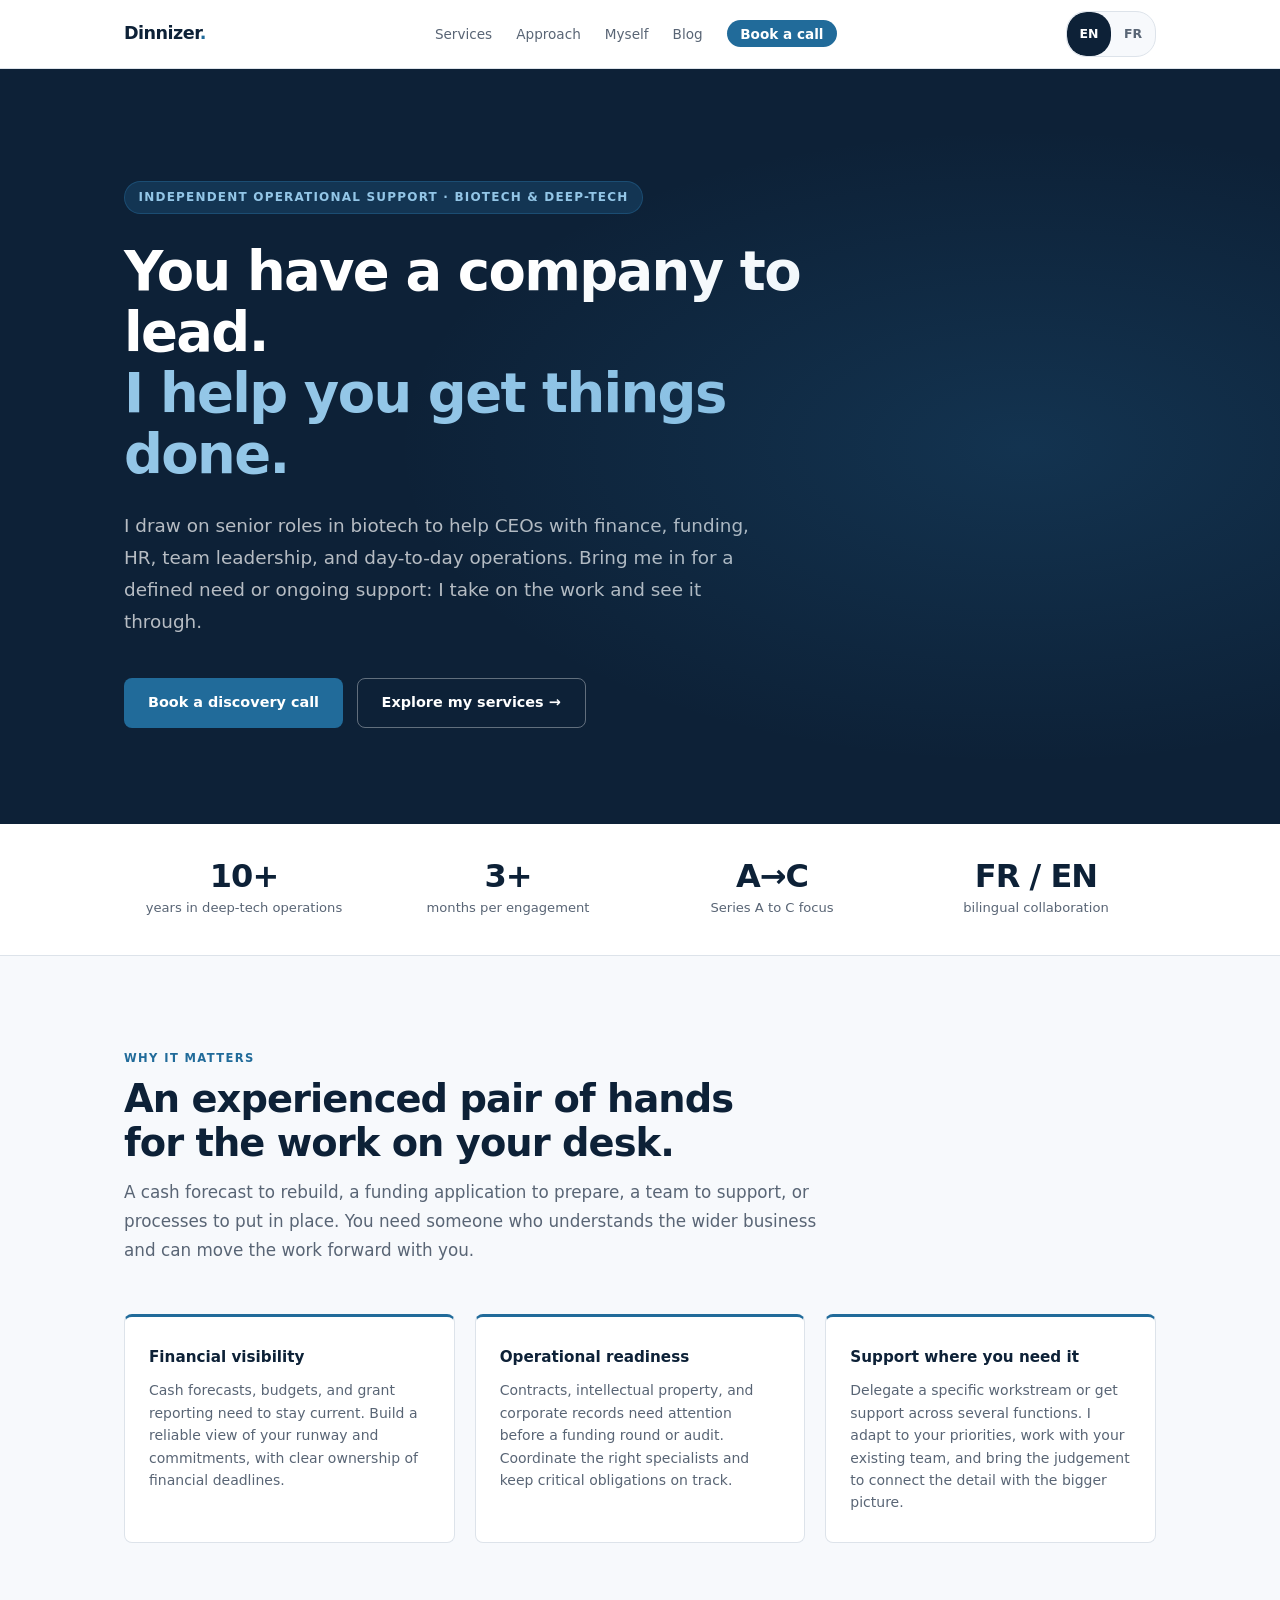
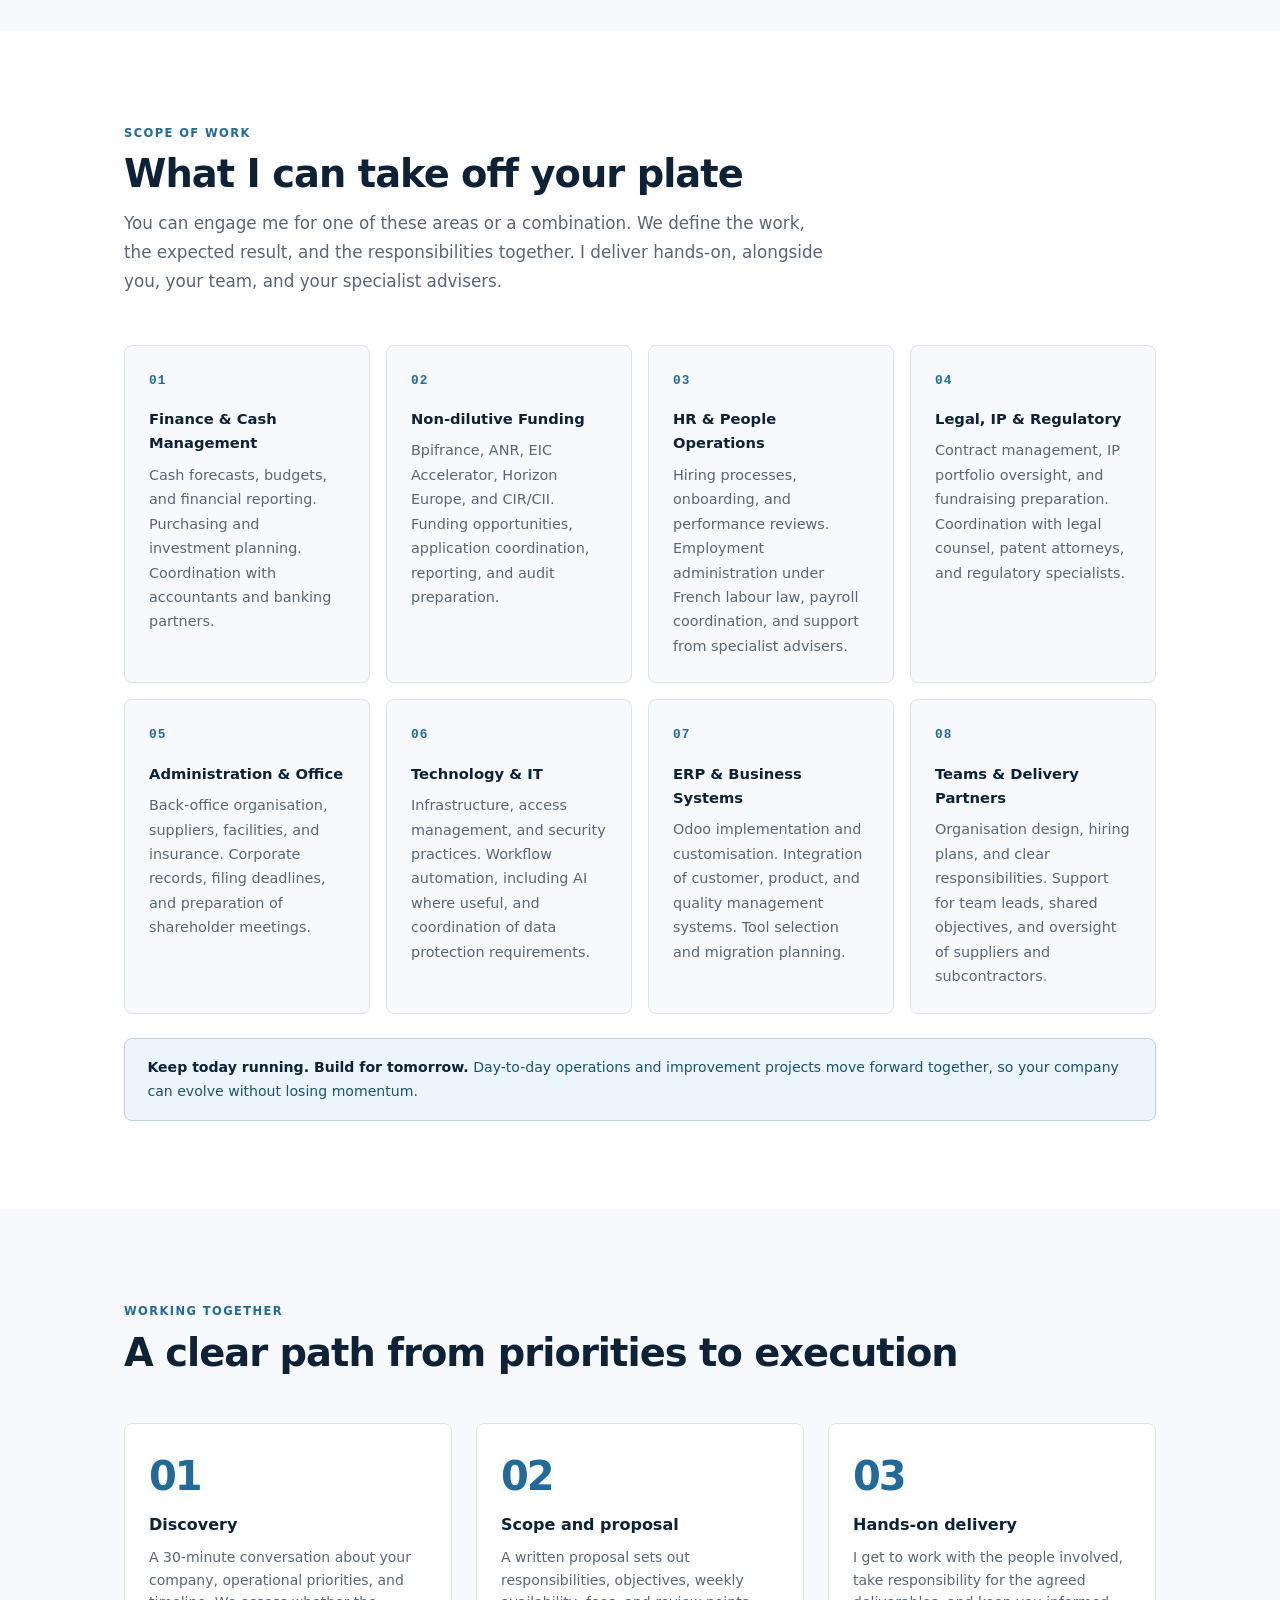
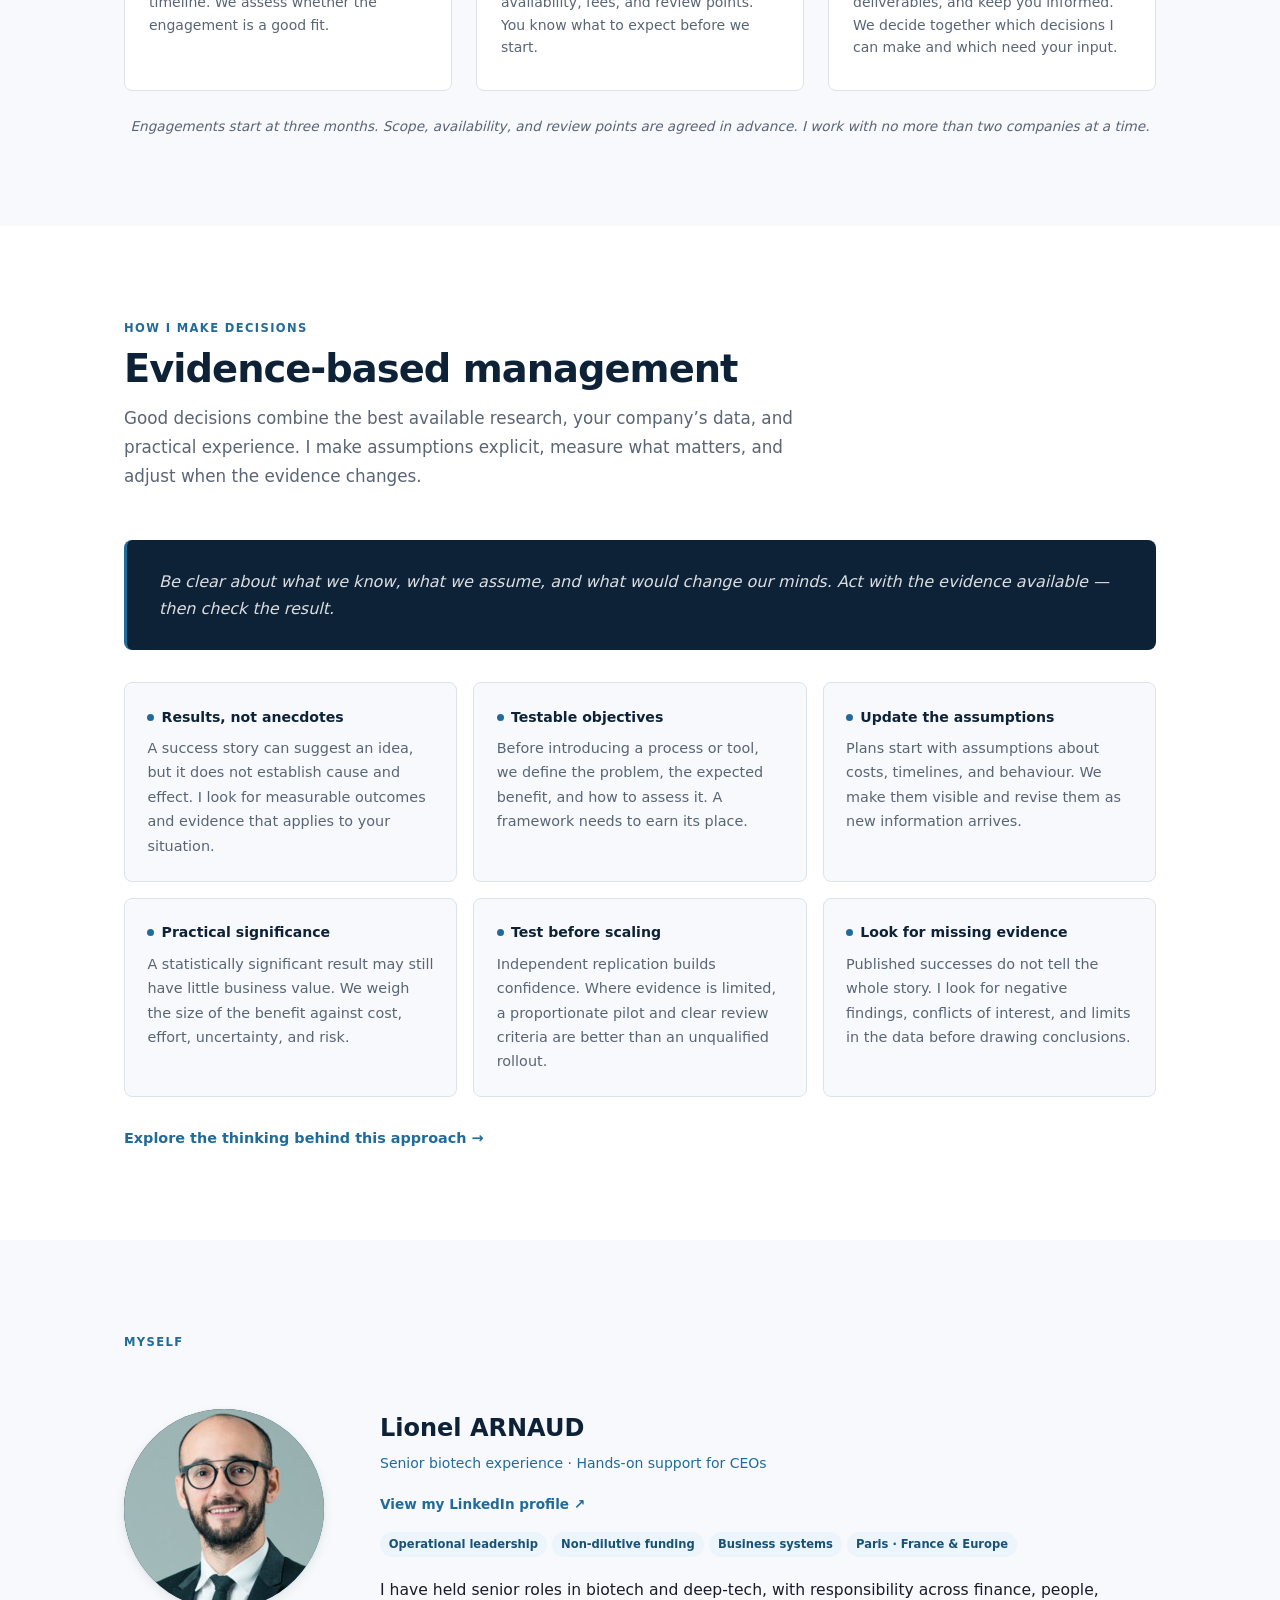
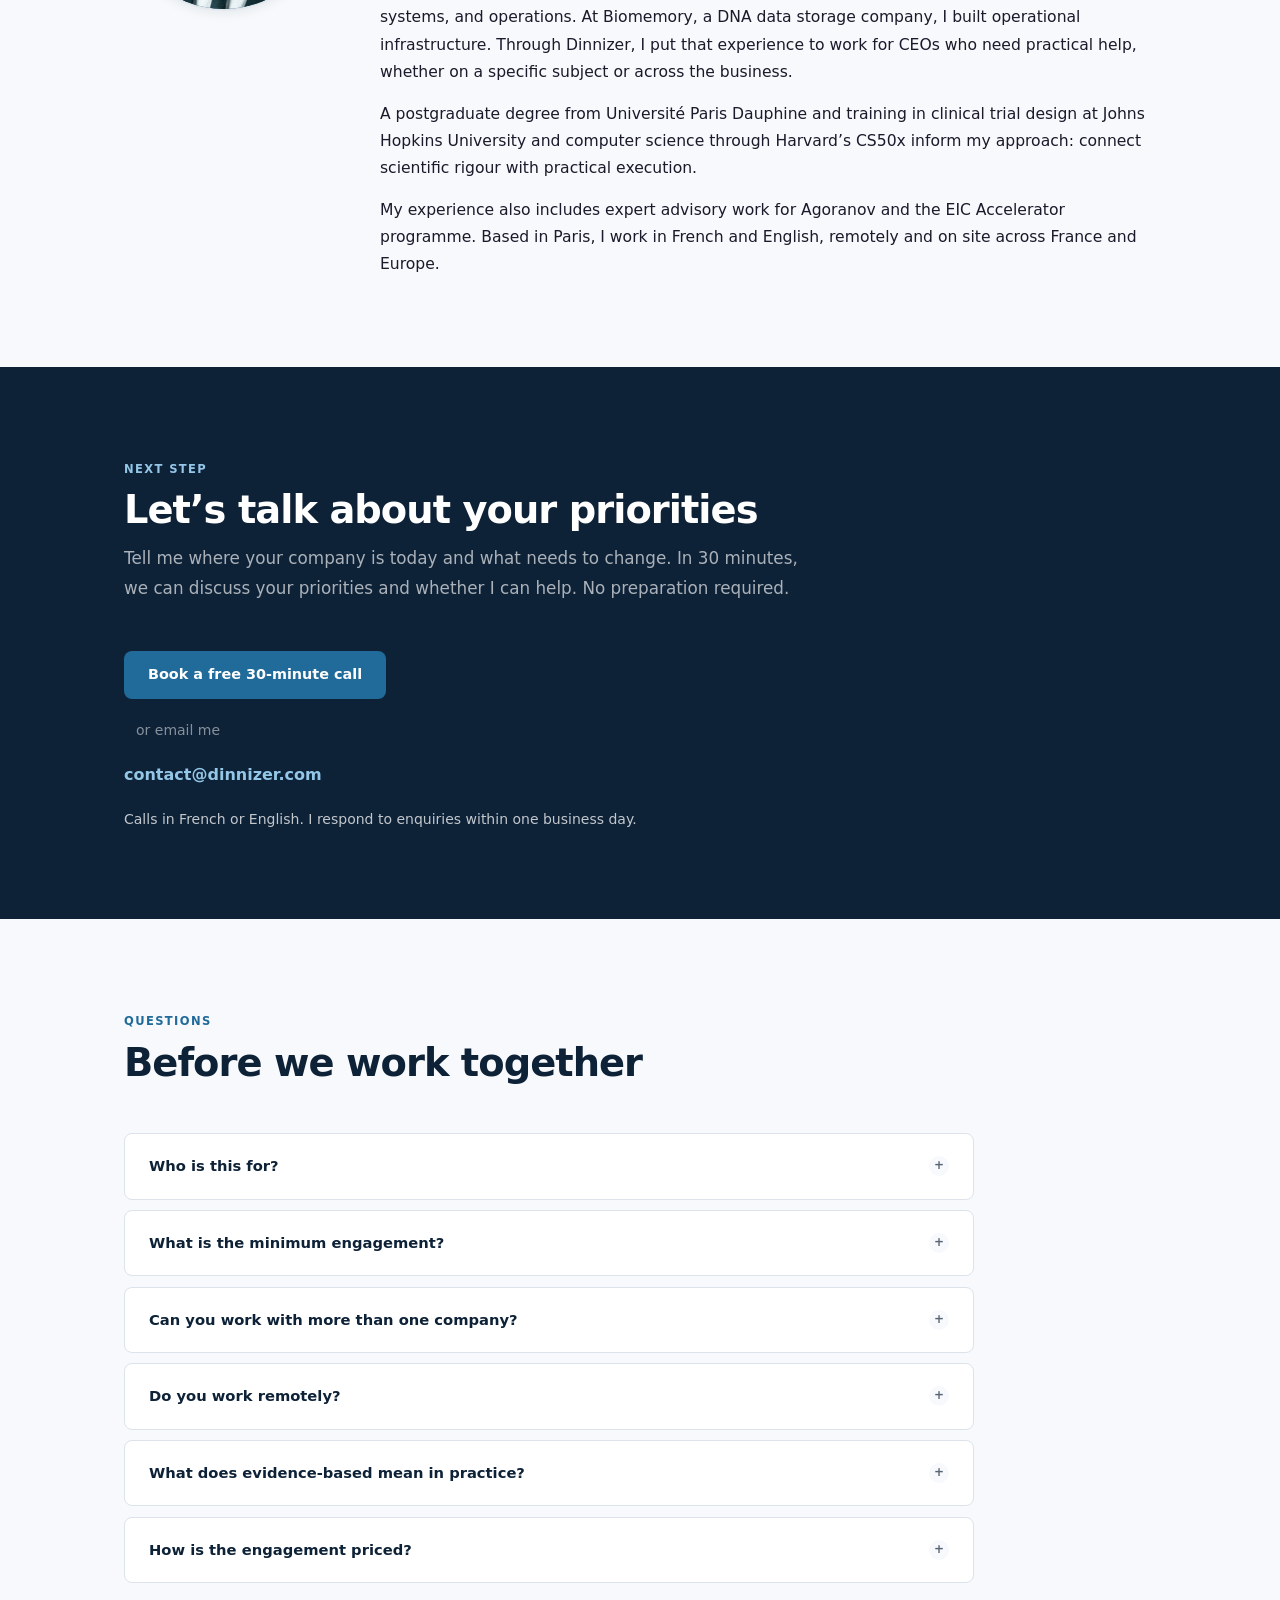
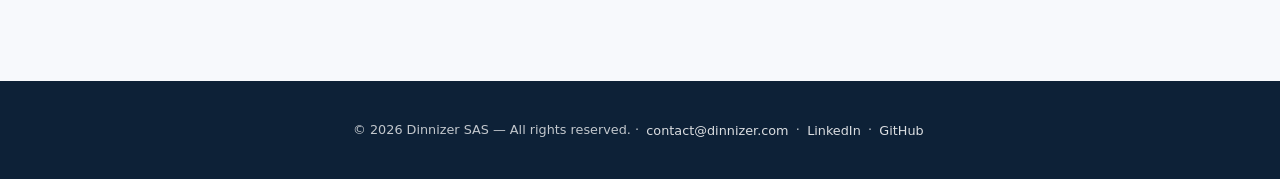
<file: site/index.html>
<!DOCTYPE html>
<html lang="en">
<head>
  <meta charset="UTF-8">
  <meta name="viewport" content="width=device-width, initial-scale=1.0">
  <meta name="description" content="Experienced, hands-on support for biotech and deep-tech CEOs. Lionel ARNAUD helps with finance, funding, HR, team leadership, and operations. Based in Paris.">
  <title data-i18n-title="page.home">Dinnizer — Hands-on support for biotech &amp; deep-tech CEOs</title>
  <link rel="canonical" href="https://www.dinnizer.com/">
  <link rel="stylesheet" href="css/style.css?v=20260927">
  <link rel="icon" href="data:image/svg+xml,<svg xmlns='http://www.w3.org/2000/svg' viewBox='0 0 100 100'><rect width='100' height='100' rx='18' fill='%230D2137'/><text y='.88em' x='.1em' font-size='68' font-family='system-ui' font-weight='800' fill='%232E86C1'>D</text></svg>">
  <meta property="og:title" content="Dinnizer — Hands-on support for biotech &amp; deep-tech CEOs">
  <meta property="og:description" content="Senior biotech experience, put to work on your priorities. Finance, funding, HR, team leadership, and operational support with Lionel ARNAUD.">
  <meta property="og:type" content="website">
  <meta property="og:url" content="https://www.dinnizer.com/">
</head>
<body>
<a class="skip-link" href="#main-content" data-i18n="nav.skip">Skip to content</a>
<nav aria-label="Main navigation">
  <div class="nav-inner">
    <a class="nav-logo" href="/">Dinnizer<span>.</span></a>
    <ul class="nav-links" id="nav-links">
      <li><a href="#services" data-i18n="nav.services">Services</a></li>
      <li><a href="#vision" data-i18n="nav.vision">Approach</a></li>
      <li><a href="#about" data-i18n="nav.about">Myself</a></li>
      <li><a href="blog/" data-i18n="nav.blog">Blog</a></li>
      <li><a href="#book" class="nav-book" data-i18n="nav.book">Book a call</a></li>
    </ul>
    <div class="nav-actions">
      <div class="lang-toggle" role="group" aria-label="Language / Langue">
        <button data-lang="en" lang="en" aria-label="English" class="active" aria-pressed="true">EN</button>
        <button data-lang="fr" lang="fr" aria-label="Français" aria-pressed="false">FR</button>
      </div>
      <button class="nav-hamburger" aria-label="Menu" aria-expanded="false" aria-controls="nav-links"><span></span><span></span><span></span></button>
    </div>
  </div>
</nav>
<main id="main-content" tabindex="-1">
<section id="hero">
  <div class="container">
    <span class="hero-label" data-i18n="hero.label">Independent operational support · Biotech &amp; Deep-tech</span>
    <h1><span data-i18n="hero.h1a">You have a company to lead.</span><br><span class="accent" data-i18n="hero.h1b">I help you get things done.</span></h1>
    <p class="hero-sub" data-i18n="hero.sub">I draw on senior roles in biotech to help CEOs with finance, funding, HR, team leadership, and day-to-day operations. Bring me in for a defined need or ongoing support: I take on the work and see it through.</p>
    <div class="hero-ctas">
      <a href="#book" class="btn btn-primary" data-i18n="hero.cta1">Book a discovery call</a>
      <a href="#services" class="btn btn-outline" data-i18n="hero.cta2">Explore my services →</a>
    </div>
  </div>
</section>
<div id="metrics">
  <div class="container metrics-grid">
    <div><div class="metric-n" data-i18n="metrics.m1.n">10+</div><div class="metric-l" data-i18n="metrics.m1.l">years in deep-tech operations</div></div>
    <div><div class="metric-n" data-i18n="metrics.m2.n">3+</div><div class="metric-l" data-i18n="metrics.m2.l">months per engagement</div></div>
    <div><div class="metric-n" data-i18n="metrics.m3.n">A→C</div><div class="metric-l" data-i18n="metrics.m3.l">Series A to C focus</div></div>
    <div><div class="metric-n" data-i18n="metrics.m4.n">FR / EN</div><div class="metric-l" data-i18n="metrics.m4.l">bilingual collaboration</div></div>
  </div>
</div>
<section id="problem">
  <div class="container">
    <div class="section-header">
      <span class="section-label" data-i18n="problem.label">Why it matters</span>
      <h2 data-i18n="problem.h2">An experienced pair of hands for the work on your desk.</h2>
      <p data-i18n="problem.intro">A cash forecast to rebuild, a funding application to prepare, a team to support, or processes to put in place. You need someone who understands the wider business and can move the work forward with you.</p>
    </div>
    <div class="problem-grid">
      <div class="problem-card"><h3 data-i18n="problem.p1.title">Financial visibility</h3><p data-i18n="problem.p1.desc">Cash forecasts, budgets, and grant reporting need to stay current. Build a reliable view of your runway and commitments, with clear ownership of financial deadlines.</p></div>
      <div class="problem-card"><h3 data-i18n="problem.p2.title">Operational readiness</h3><p data-i18n="problem.p2.desc">Contracts, intellectual property, and corporate records need attention before a funding round or audit. Coordinate the right specialists and keep critical obligations on track.</p></div>
      <div class="problem-card"><h3 data-i18n="problem.p3.title">Support where you need it</h3><p data-i18n="problem.p3.desc">Delegate a specific workstream or get support across several functions. I adapt to your priorities, work with your existing team, and bring the judgement to connect the detail with the bigger picture.</p></div>
    </div>
  </div>
</section>
<section id="services">
  <div class="container">
    <div class="section-header">
      <span class="section-label" data-i18n="services.label">Scope of work</span>
      <h2 data-i18n="services.h2">What I can take off your plate</h2>
      <p data-i18n="services.intro">You can engage me for one of these areas or a combination. We define the work, the expected result, and the responsibilities together. I deliver hands-on, alongside you, your team, and your specialist advisers.</p>
    </div>
    <div class="services-grid">
      <div class="service-card"><span class="service-icon" aria-hidden="true">01</span><h3 data-i18n="services.s1.title">Finance &amp; Cash Management</h3><p data-i18n="services.s1.desc">Cash forecasts, budgets, and financial reporting. Purchasing and investment planning. Coordination with accountants and banking partners.</p></div>
      <div class="service-card"><span class="service-icon" aria-hidden="true">02</span><h3 data-i18n="services.s2.title">Non-dilutive Funding</h3><p data-i18n="services.s2.desc">Bpifrance, ANR, EIC Accelerator, Horizon Europe, and CIR/CII. Funding opportunities, application coordination, reporting, and audit preparation.</p></div>
      <div class="service-card"><span class="service-icon" aria-hidden="true">03</span><h3 data-i18n="services.s3.title">HR &amp; People Operations</h3><p data-i18n="services.s3.desc">Hiring processes, onboarding, and performance reviews. Employment administration under French labour law, payroll coordination, and support from specialist advisers.</p></div>
      <div class="service-card"><span class="service-icon" aria-hidden="true">04</span><h3 data-i18n="services.s4.title">Legal, IP &amp; Regulatory</h3><p data-i18n="services.s4.desc">Contract management, IP portfolio oversight, and fundraising preparation. Coordination with legal counsel, patent attorneys, and regulatory specialists.</p></div>
      <div class="service-card"><span class="service-icon" aria-hidden="true">05</span><h3 data-i18n="services.s5.title">Administration &amp; Office</h3><p data-i18n="services.s5.desc">Back-office organisation, suppliers, facilities, and insurance. Corporate records, filing deadlines, and preparation of shareholder meetings.</p></div>
      <div class="service-card"><span class="service-icon" aria-hidden="true">06</span><h3 data-i18n="services.s6.title">Technology &amp; IT</h3><p data-i18n="services.s6.desc">Infrastructure, access management, and security practices. Workflow automation, including AI where useful, and coordination of data protection requirements.</p></div>
      <div class="service-card"><span class="service-icon" aria-hidden="true">07</span><h3 data-i18n="services.s7.title">ERP &amp; Business Systems</h3><p data-i18n="services.s7.desc">Odoo implementation and customisation. Integration of customer, product, and quality management systems. Tool selection and migration planning.</p></div>
      <div class="service-card"><span class="service-icon" aria-hidden="true">08</span><h3 data-i18n="services.s8.title">Teams &amp; Delivery Partners</h3><p data-i18n="services.s8.desc">Organisation design, hiring plans, and clear responsibilities. Support for team leads, shared objectives, and oversight of suppliers and subcontractors.</p></div>
    </div>
    <div class="run-build"><span data-i18n="services.runbuild" data-i18n-html><strong>Keep today running. Build for tomorrow.</strong> Day-to-day operations and improvement projects move forward together, so your company can evolve without losing momentum.</span></div>
  </div>
</section>
<section id="how">
  <div class="container">
    <div class="section-header"><span class="section-label" data-i18n="how.label">Working together</span><h2 data-i18n="how.h2">A clear path from priorities to execution</h2></div>
    <div class="how-grid">
      <div class="how-step"><div class="how-step-n" data-i18n="how.step1.n">01</div><h3 data-i18n="how.step1.t">Discovery</h3><p data-i18n="how.step1.d">A 30-minute conversation about your company, operational priorities, and timeline. We assess whether the engagement is a good fit.</p></div>
      <div class="how-step"><div class="how-step-n" data-i18n="how.step2.n">02</div><h3 data-i18n="how.step2.t">Scope and proposal</h3><p data-i18n="how.step2.d">A written proposal sets out responsibilities, objectives, weekly availability, fees, and review points. You know what to expect before we start.</p></div>
      <div class="how-step"><div class="how-step-n" data-i18n="how.step3.n">03</div><h3 data-i18n="how.step3.t">Hands-on delivery</h3><p data-i18n="how.step3.d">I get to work with the people involved, take responsibility for the agreed deliverables, and keep you informed. We decide together which decisions I can make and which need your input.</p></div>
    </div>
    <p class="how-note" data-i18n="how.note">Engagements start at three months. Scope, availability, and review points are agreed in advance. I work with no more than two companies at a time.</p>
  </div>
</section>
<section id="vision">
  <div class="container">
    <div class="section-header"><span class="section-label" data-i18n="vision.label">How I make decisions</span><h2 data-i18n="vision.h2">Evidence-based management</h2><p data-i18n="vision.intro">Good decisions combine the best available research, your company’s data, and practical experience. I make assumptions explicit, measure what matters, and adjust when the evidence changes.</p></div>
    <blockquote class="vision-manifesto" data-i18n="vision.manifesto">Be clear about what we know, what we assume, and what would change our minds. Act with the evidence available — then check the result.</blockquote>
    <div class="vision-grid">
      <div class="vision-point"><h3 data-i18n="vision.v1.title">Results, not anecdotes</h3><p data-i18n="vision.v1.desc">A success story can suggest an idea, but it does not establish cause and effect. I look for measurable outcomes and evidence that applies to your situation.</p></div>
      <div class="vision-point"><h3 data-i18n="vision.v2.title">Testable objectives</h3><p data-i18n="vision.v2.desc">Before introducing a process or tool, we define the problem, the expected benefit, and how to assess it. A framework needs to earn its place.</p></div>
      <div class="vision-point"><h3 data-i18n="vision.v3.title">Update the assumptions</h3><p data-i18n="vision.v3.desc">Plans start with assumptions about costs, timelines, and behaviour. We make them visible and revise them as new information arrives.</p></div>
      <div class="vision-point"><h3 data-i18n="vision.v4.title">Practical significance</h3><p data-i18n="vision.v4.desc">A statistically significant result may still have little business value. We weigh the size of the benefit against cost, effort, uncertainty, and risk.</p></div>
      <div class="vision-point"><h3 data-i18n="vision.v5.title">Test before scaling</h3><p data-i18n="vision.v5.desc">Independent replication builds confidence. Where evidence is limited, a proportionate pilot and clear review criteria are better than an unqualified rollout.</p></div>
      <div class="vision-point"><h3 data-i18n="vision.v6.title">Look for missing evidence</h3><p data-i18n="vision.v6.desc">Published successes do not tell the whole story. I look for negative findings, conflicts of interest, and limits in the data before drawing conclusions.</p></div>
    </div>
    <div class="vision-blog-link"><a href="blog/evidence-based-management/" data-i18n="vision.blog_link">Explore the thinking behind this approach →</a></div>
  </div>
</section>
<section id="about">
  <div class="container">
    <div class="section-header"><span class="section-label" data-i18n="about.label">Myself</span></div>
    <div class="about-grid">
      <div class="about-avatar"><img src="img/lionel-arnaud.jpg" alt="Lionel ARNAUD" width="200" height="200" loading="lazy" decoding="async"></div>
      <div>
        <h2 class="about-name" data-i18n="about.h2">Lionel ARNAUD</h2>
        <p class="about-role" data-i18n="about.role">Senior biotech experience · Hands-on support for CEOs</p>
        <a class="about-linkedin" href="https://www.linkedin.com/in/lionel-arnaud-423baa21/" target="_blank" rel="noopener noreferrer" data-i18n="about.linkedin">View my LinkedIn profile ↗</a>
        <div class="about-tags"><span class="tag" data-i18n="about.tag1">Operational leadership</span><span class="tag" data-i18n="about.tag2">Non-dilutive funding</span><span class="tag" data-i18n="about.tag3">Business systems</span><span class="tag" data-i18n="about.tag4">Paris · France &amp; Europe</span></div>
        <div class="about-bio">
          <p data-i18n="about.bio1">I have held senior roles in biotech and deep-tech, with responsibility across finance, people, systems, and operations. At Biomemory, a DNA data storage company, I built operational infrastructure. Through Dinnizer, I put that experience to work for CEOs who need practical help, whether on a specific subject or across the business.</p>
          <p data-i18n="about.bio2">A postgraduate degree from Université Paris Dauphine and training in clinical trial design at Johns Hopkins University and computer science through Harvard’s CS50x inform my approach: connect scientific rigour with practical execution.</p>
          <p data-i18n="about.bio3">My experience also includes expert advisory work for Agoranov and the EIC Accelerator programme. Based in Paris, I work in French and English, remotely and on site across France and Europe.</p>
        </div>
      </div>
    </div>
  </div>
</section>
<section id="book">
  <div class="container">
    <div class="section-header"><span class="section-label" data-i18n="book.label">Next step</span><h2 data-i18n="book.h2">Let’s talk about your priorities</h2><p data-i18n="book.intro">Tell me where your company is today and what needs to change. In 30 minutes, we can discuss your priorities and whether I can help. No preparation required.</p></div>
    <div class="book-cta-wrap">
      <a href="https://cloud.dinnizer.com/apps/calendar/appointment/ssdsDFnkCBjL" class="btn btn-primary" target="_blank" rel="noopener noreferrer" data-i18n="book.cta">Book a free 30-minute call</a>
      <div class="book-or" data-i18n="book.or">or email me</div>
      <a href="mailto:contact@dinnizer.com" class="book-email">contact@dinnizer.com</a>
      <span class="book-note" data-i18n="book.note">Calls in French or English. I respond to enquiries within one business day.</span>
    </div>
  </div>
</section>
<section id="faq">
  <div class="container">
    <div class="section-header"><span class="section-label" data-i18n="faq.label">Questions</span><h2 data-i18n="faq.h2">Before we work together</h2></div>
    <div class="faq-list">
      <details class="faq-item"><summary class="faq-question"><span data-i18n="faq.q1">Who is this for?</span><span class="faq-icon" aria-hidden="true">+</span></summary><div class="faq-answer" data-i18n="faq.a1">CEOs and leadership teams in biotech and deep-tech who need experienced, hands-on help. You might have a financial or HR priority, a team to support, or several operational subjects that need attention. The work is scoped around your needs.</div></details>
      <details class="faq-item"><summary class="faq-question"><span data-i18n="faq.q2">What is the minimum engagement?</span><span class="faq-icon" aria-hidden="true">+</span></summary><div class="faq-answer" data-i18n="faq.a2">The minimum engagement is three months. Duration depends on your priorities and is agreed in the proposal. The aim is to build processes, support your team, and prepare a clear handover.</div></details>
      <details class="faq-item"><summary class="faq-question"><span data-i18n="faq.q3">Can you work with more than one company?</span><span class="faq-icon" aria-hidden="true">+</span></summary><div class="faq-answer" data-i18n="faq.a3">I work with no more than two companies at a time. Weekly availability is agreed before the engagement starts. An exclusive engagement can be discussed if needed.</div></details>
      <details class="faq-item"><summary class="faq-question"><span data-i18n="faq.q4">Do you work remotely?</span><span class="faq-icon" aria-hidden="true">+</span></summary><div class="faq-answer" data-i18n="faq.a4">Both remotely and on site. I am based in Paris and work across France and Europe, with travel and team presence agreed for each engagement.</div></details>
      <details class="faq-item"><summary class="faq-question"><span data-i18n="faq.q5">What does evidence-based mean in practice?</span><span class="faq-icon" aria-hidden="true">+</span></summary><div class="faq-answer" data-i18n="faq.a5">I combine relevant research with your company’s data and practical experience. We state assumptions, define measurable outcomes, and review decisions when new information appears.</div></details>
      <details class="faq-item"><summary class="faq-question"><span data-i18n="faq.q6">How is the engagement priced?</span><span class="faq-icon" aria-hidden="true">+</span></summary><div class="faq-answer" data-i18n="faq.a6">A monthly retainer reflects the agreed scope and time commitment. You receive a written proposal after our initial conversation. The discovery call is free.</div></details>
    </div>
  </div>
</section>
</main>
<footer><div class="container"><span data-i18n="footer.copy">© 2026 Dinnizer SAS — All rights reserved.</span> · <a href="mailto:contact@dinnizer.com">contact@dinnizer.com</a> · <a href="https://www.linkedin.com/in/lionel-arnaud-423baa21/" target="_blank" rel="noopener noreferrer">LinkedIn</a> · <a href="https://github.com/lionel-arnaud" target="_blank" rel="noopener noreferrer">GitHub</a></div></footer>
<script src="js/i18n.js?v=20260928" defer></script>
</body>
</html>
</file>
<file: site/css/style.css>
/* ===== Design tokens ===== */
:root {
  --navy:    #0D2137;
  --blue:    #1A5276;
  --sky:     #216B9A;
  --sky-lt:  #5DADE2;
  --bg:      #F7F9FC;
  --surface: #FFFFFF;
  --text:    #1A1A2A;
  --muted:   #596575;
  --border:  #DDE3EA;
  --tag-bg:  #EBF5FB;
  --shadow:  0 1px 3px rgba(13,33,55,.06), 0 4px 12px rgba(13,33,55,.08);
  --shadow-lg: 0 8px 32px rgba(13,33,55,.12);

  --font: system-ui,'Segoe UI',Helvetica,Arial,sans-serif;
  --font-mono: ui-monospace,'Cascadia Code',monospace;
  --max-w: 1080px;
  --r: 8px;
  --t: 200ms ease;
}

*,*::before,*::after{box-sizing:border-box;margin:0;padding:0;}
html{scroll-behavior:smooth;font-size:16px;}
html{scroll-padding-top:5rem;}
body{font-family:var(--font);background:var(--bg);color:var(--text);line-height:1.65;-webkit-font-smoothing:antialiased;}
button,summary{font:inherit;}
:focus-visible{outline:3px solid var(--sky-lt);outline-offset:5px;}
.skip-link{position:fixed;top:-6rem;left:1rem;z-index:300;background:var(--navy);color:#fff;padding:.75rem 1rem;border-radius:var(--r);}
.skip-link:focus{top:1rem;}
main:focus{outline:none;}
img{max-width:100%;display:block;}
a{color:var(--sky);text-decoration:none;}
a:hover{text-decoration:underline;}

/* ─── Layout ─── */
.container{max-width:var(--max-w);margin:0 auto;padding:0 1.5rem;}
section{padding:5.5rem 0;}

/* ─── Nav ─── */
nav{
  position:sticky;top:0;z-index:200;
  background:rgba(255,255,255,.95);backdrop-filter:blur(8px);
  border-bottom:1px solid var(--border);
}
.nav-inner{
  max-width:var(--max-w);margin:0 auto;padding:0 1.5rem;
  display:flex;align-items:center;justify-content:space-between;
  min-height:68px;gap:1rem;
}
.nav-logo{
  font-size:1.1rem;font-weight:800;color:var(--navy);
  letter-spacing:-.03em;text-decoration:none;flex-shrink:0;
}
.nav-logo span{color:var(--sky);}
.nav-links{display:flex;align-items:center;gap:1.5rem;list-style:none;}
.nav-links a{font-size:.85rem;font-weight:500;color:var(--muted);transition:color var(--t);text-decoration:none;}
.nav-links a:hover{color:var(--navy);}
.nav-book{
  background:var(--sky);color:#fff !important;
  padding:.35rem .85rem;border-radius:20px;font-weight:600 !important;
  transition:background var(--t) !important;
}
.nav-book:hover{background:var(--blue) !important;text-decoration:none !important;}
.nav-actions{display:flex;align-items:center;gap:.6rem;}
.lang-toggle{
  display:flex;align-items:center;
  background:var(--bg);border:1px solid var(--border);
  border-radius:20px;overflow:hidden;
}
.lang-toggle button{
  background:none;border:none;cursor:pointer;
  min-height:44px;min-width:44px;padding:.28rem .6rem;font-size:.78rem;color:var(--muted);font-weight:600;
  transition:all var(--t);
}
.lang-toggle button.active{background:var(--navy);color:#fff;border-radius:20px;}
.nav-hamburger{
  display:none;flex-direction:column;gap:4px;
  background:none;border:none;cursor:pointer;padding:12px;min-width:44px;min-height:44px;justify-content:center;
}
.nav-hamburger span{display:block;width:20px;height:2px;background:var(--navy);border-radius:2px;transition:var(--t);}

/* ─── Section labels / headers ─── */
.section-label{
  display:inline-block;font-size:.72rem;font-weight:700;
  letter-spacing:.12em;text-transform:uppercase;
  color:var(--sky);margin-bottom:.6rem;
}
.section-header{margin-bottom:3rem;}
.section-header h2{
  font-size:clamp(1.6rem,3vw,2.4rem);font-weight:800;
  color:var(--navy);letter-spacing:-.025em;line-height:1.15;margin-bottom:.75rem;
}
.section-header p{color:var(--muted);max-width:700px;font-size:1.05rem;line-height:1.75;}
.section-header h2{max-width:850px;text-wrap:balance;}

/* ─── Buttons ─── */
.btn{
  display:inline-flex;align-items:center;gap:.4rem;
  padding:.75rem 1.5rem;border-radius:var(--r);
  font-size:.9rem;font-weight:600;cursor:pointer;
  transition:all var(--t);text-decoration:none;border:none;
}
.btn-primary{background:var(--sky);color:#fff;}
.btn-primary:hover{background:var(--blue);text-decoration:none;}
.btn-outline{background:transparent;color:#fff;border:1.5px solid rgba(255,255,255,.35);}
.btn-outline:hover{background:rgba(255,255,255,.1);text-decoration:none;}
.btn-navy{background:var(--navy);color:#fff;}
.btn-navy:hover{background:#061422;text-decoration:none;}

/* ─── Hero ─── */
#hero{
  background:var(--navy);color:#fff;
  padding:7rem 0 6rem;
  position:relative;overflow:hidden;
}
#hero::before{
  content:'';position:absolute;inset:0;
  background:radial-gradient(ellipse 70% 60% at 80% 50%, rgba(46,134,193,.18) 0%, transparent 70%);
  pointer-events:none;
}
.hero-label{
  display:inline-flex;align-items:center;gap:.5rem;
  background:rgba(46,134,193,.2);color:#93C6E7;
  font-size:.75rem;font-weight:700;letter-spacing:.1em;text-transform:uppercase;
  padding:.35rem .85rem;border-radius:20px;margin-bottom:1.75rem;
  border:1px solid rgba(46,134,193,.3);
}
#hero h1{
  font-size:clamp(2rem,4.8vw,3.4rem);font-weight:800;
  line-height:1.12;letter-spacing:-.03em;
  margin-bottom:1.5rem;max-width:680px;
}
#hero h1 .accent{color:#93C6E7;}
#hero .hero-sub{
  font-size:1.15rem;color:rgba(255,255,255,.7);
  max-width:650px;margin-bottom:2.5rem;line-height:1.75;
}
.hero-ctas{display:flex;gap:.85rem;flex-wrap:wrap;}

/* ─── Metrics strip ─── */
#metrics{
  background:var(--surface);border-bottom:1px solid var(--border);
  padding:2.25rem 0;
}
.metrics-grid{
  display:grid;grid-template-columns:repeat(4,1fr);
  gap:1.5rem;text-align:center;
}
.metric-n{
  font-size:2rem;font-weight:800;color:var(--navy);
  letter-spacing:-.03em;line-height:1;
}
.metric-l{font-size:.82rem;color:var(--muted);margin-top:.3rem;font-weight:500;}
.metric-divider{width:1px;background:var(--border);margin:auto;}

/* ─── Problem section ─── */
#problem{background:var(--bg);}
.problem-grid{
  display:grid;grid-template-columns:repeat(3,1fr);
  gap:1.25rem;margin-top:2.5rem;
}
.problem-card{
  background:var(--surface);border:1px solid var(--border);
  border-radius:var(--r);padding:1.75rem 1.5rem;
  border-top:3px solid var(--sky);
}
.problem-card h3{
  font-size:.95rem;font-weight:700;color:var(--navy);
  margin-bottom:.6rem;
}
.problem-card p{font-size:.875rem;color:var(--muted);line-height:1.6;}

/* ─── Services ─── */
#services{background:var(--surface);}
.services-grid{
  display:grid;grid-template-columns:repeat(auto-fill,minmax(240px,1fr));
  gap:1rem;
}
.service-card{
  background:var(--bg);border:1px solid var(--border);
  border-radius:var(--r);padding:1.5rem;
  transition:box-shadow var(--t),border-color var(--t),background var(--t);
}
.service-card:hover{
  background:var(--surface);box-shadow:var(--shadow);
  border-color:#b8cfe0;
}
.service-icon{font-family:var(--font-mono);font-size:.8rem;font-weight:700;letter-spacing:.08em;color:var(--sky);margin-bottom:1rem;display:block;}
.service-card h3{font-size:.92rem;font-weight:700;color:var(--navy);margin-bottom:.45rem;}
.service-card p{font-size:.9rem;color:var(--muted);line-height:1.7;}
.run-build{
  margin-top:1.5rem;background:var(--tag-bg);border:1px solid #bcd0e0;
  border-radius:var(--r);padding:1.1rem 1.4rem;
  font-size:.88rem;color:var(--blue);display:flex;gap:.65rem;align-items:flex-start;
}
.run-build strong{color:var(--navy);}

/* ─── How it works ─── */
#how{background:var(--bg);}
.how-grid{
  display:grid;grid-template-columns:repeat(3,1fr);
  gap:1.5rem;margin-top:2.5rem;
}
.how-step{
  background:var(--surface);border:1px solid var(--border);
  border-radius:var(--r);padding:2rem 1.5rem;
  position:relative;
}
.how-step-n{
  font-size:2.5rem;font-weight:900;color:var(--sky);
  line-height:1;margin-bottom:1rem;letter-spacing:-.05em;
}
.how-step h3{font-size:1rem;font-weight:700;color:var(--navy);margin-bottom:.5rem;}
.how-step p{font-size:.875rem;color:var(--muted);line-height:1.6;}
.how-connector{
  display:none; /* shown via grid gap */
}
.how-note{
  margin-top:1.5rem;text-align:center;font-size:.85rem;
  color:var(--muted);font-style:italic;
}

/* ─── Vision ─── */
#vision{background:var(--surface);}
.vision-manifesto{
  background:var(--navy);color:rgba(255,255,255,.85);
  border-radius:var(--r);padding:1.75rem 2rem;
  font-size:1rem;line-height:1.7;margin-bottom:2rem;
  font-style:italic;border-left:3px solid var(--sky);
}
.vision-grid{
  display:grid;grid-template-columns:repeat(3,1fr);
  gap:1rem;
}
.vision-point{
  background:var(--bg);border:1px solid var(--border);
  border-radius:var(--r);padding:1.4rem 1.4rem;
}
.vision-point h3{
  font-size:.88rem;font-weight:700;color:var(--navy);
  margin-bottom:.45rem;display:flex;align-items:center;gap:.45rem;
}
.vision-point h3::before{
  content:'';flex-shrink:0;width:7px;height:7px;
  border-radius:50%;background:var(--sky);
}
.vision-point p{font-size:.9rem;color:var(--muted);line-height:1.7;}
.vision-blog-link{margin-top:1.75rem;}
.vision-blog-link a{color:var(--sky);font-weight:600;font-size:.9rem;}

/* ─── About ─── */
#about{background:var(--bg);}
.about-grid{
  display:grid;grid-template-columns:200px 1fr;
  gap:3.5rem;align-items:start;
}
.about-avatar{
  width:200px;height:200px;border-radius:50%;
  background:linear-gradient(135deg,var(--navy) 0%,var(--sky) 100%);
  overflow:hidden;
  flex-shrink:0;
  box-shadow:var(--shadow);
}
.about-avatar img{
  width:100%;height:100%;object-fit:cover;
}
.about-name{font-size:1.5rem;font-weight:800;color:var(--navy);margin-bottom:.2rem;}
.about-role{font-size:.875rem;color:var(--sky);font-weight:500;margin-bottom:1rem;}
.about-linkedin{display:inline-block;font-size:.85rem;font-weight:600;margin-bottom:1rem;}
.about-tags{display:flex;flex-wrap:wrap;gap:.35rem;margin-bottom:1.25rem;}
.tag{
  background:var(--tag-bg);color:var(--blue);
  font-size:.72rem;font-weight:600;
  padding:.2rem .55rem;border-radius:20px;
}
.about-bio p{font-size:.975rem;line-height:1.75;color:var(--text);}
.about-bio p+p{margin-top:.9rem;}

/* ─── Booking section ─── */
#book{
  background:var(--navy);color:#fff;
  padding:5.5rem 0;
}
#book .section-label{color:#93C6E7;}
#book .section-header h2{color:#fff;}
#book .section-header p{color:rgba(255,255,255,.65);}
.book-cta-wrap{
  margin-top:2rem;
  display:flex;flex-direction:column;align-items:flex-start;gap:1.25rem;
}
.book-or{
  display:flex;align-items:center;gap:.75rem;
  font-size:.875rem;color:rgba(255,255,255,.5);
}
.book-or::before,.book-or::after{
  content:'';flex:1;height:1px;background:rgba(255,255,255,.15);
  max-width:60px;
}
.book-email{
  color:#93C6E7;font-size:1rem;font-weight:600;
  transition:color var(--t);
}
.book-email:hover{color:#fff;}
.book-note{font-size:.875rem;color:rgba(255,255,255,.75);}

/* ─── FAQ ─── */
#faq{background:var(--bg);}
.faq-list{list-style:none;max-width:720px;}
.faq-item{
  background:var(--surface);border:1px solid var(--border);
  border-radius:var(--r);margin-bottom:.65rem;overflow:hidden;
}
.faq-question{
  width:100%;background:none;border:none;cursor:pointer;
  padding:1.25rem 1.5rem;text-align:left;
  display:flex;justify-content:space-between;align-items:center;gap:1rem;
  font-size:.92rem;font-weight:600;color:var(--navy);
  transition:color var(--t);
}
.faq-question:hover{color:var(--sky);}
.faq-question{list-style:none;}
.faq-question::-webkit-details-marker{display:none;}
.faq-icon{
  flex-shrink:0;width:20px;height:20px;
  border-radius:50%;background:var(--bg);
  display:flex;align-items:center;justify-content:center;
  font-size:.75rem;color:var(--muted);
  transition:transform var(--t),background var(--t);
}
.faq-item[open] .faq-icon{transform:rotate(45deg);background:var(--sky);color:#fff;}
.faq-answer{
  padding:0 1.5rem 1.25rem;
  font-size:.875rem;color:var(--muted);line-height:1.65;
}
.faq-list{max-width:850px;}

/* ─── Blog ─── */
.blog-list{list-style:none;display:flex;flex-direction:column;gap:1rem;}
.blog-item{
  background:var(--surface);border:1px solid var(--border);
  border-radius:var(--r);padding:1.5rem;
  transition:box-shadow var(--t),border-color var(--t);
}
.blog-item:hover{box-shadow:var(--shadow);border-color:#b8cfe0;}
.blog-item-date{font-size:.76rem;color:var(--muted);margin-bottom:.4rem;}
.blog-item-title{font-size:1.05rem;font-weight:700;color:var(--navy);margin-bottom:.4rem;}
.blog-item-title a{color:inherit;text-decoration:none;}
.blog-item-title a:hover{color:var(--sky);}
.blog-item-excerpt{font-size:.875rem;color:var(--muted);}
.blog-item-tags{margin-top:.65rem;display:flex;gap:.35rem;flex-wrap:wrap;}

/* ─── Blog post ─── */
.post-header{padding:5rem 0 3rem;background:var(--navy);color:#fff;}
.post-header h1{
  font-size:clamp(1.6rem,3.5vw,2.5rem);font-weight:800;
  letter-spacing:-.025em;margin-bottom:1rem;
}
.post-meta{font-size:.875rem;color:rgba(255,255,255,.75);}
.post-meta .tag{background:rgba(46,134,193,.25);color:#93C6E7;}
.post-body{max-width:720px;margin:0 auto;padding:3.5rem 1.5rem 5rem;}
.post-body h2{font-size:1.45rem;font-weight:700;color:var(--navy);margin:2.5rem 0 .75rem;}
.post-body h3{font-size:1.15rem;font-weight:700;color:var(--navy);margin:2rem 0 .6rem;}
.post-body p{margin-bottom:1.1rem;}
.post-body a{text-decoration:underline;text-underline-offset:.18em;}
.post-body ul,.post-body ol{margin:0 0 1.1rem 1.5rem;}
.post-body li{margin-bottom:.4rem;}
.post-body blockquote{
  border-left:3px solid var(--sky);margin:1.5rem 0;
  padding:.75rem 1.25rem;background:var(--tag-bg);
  color:var(--blue);font-style:italic;border-radius:0 var(--r) var(--r) 0;
}
.post-body code{
  font-family:var(--font-mono);font-size:.875em;
  background:var(--tag-bg);padding:.12em .38em;border-radius:3px;
}
.post-back{
  display:inline-flex;align-items:center;gap:.35rem;
  color:#93C6E7;font-size:.85rem;margin-bottom:1.5rem;
  text-decoration:none;
}
.post-back:hover{color:#fff;text-decoration:none;}

/* ─── Footer ─── */
footer{
  background:var(--navy);color:rgba(255,255,255,.75);
  padding:2rem 1.5rem;font-size:.8rem;text-align:center;
}
footer a{color:rgba(255,255,255,.85);display:inline-block;padding:.4rem .2rem;}
footer a:hover{color:#fff;}

/* ─── Responsive ─── */
@media(max-width:900px){
  .vision-grid{grid-template-columns:repeat(2,1fr);}
  .how-grid{grid-template-columns:1fr;}
  .problem-grid{grid-template-columns:1fr;}
  .metrics-grid{grid-template-columns:repeat(2,1fr);}
}
@media(max-width:768px){
  .nav-links{
    display:none;position:absolute;top:68px;left:0;right:0;
    background:var(--surface);border-bottom:1px solid var(--border);
    flex-direction:column;padding:1rem 1.5rem;gap:.85rem;align-items:flex-start;
  }
  .nav-links.open{display:flex;}
  .nav-links a{display:inline-flex;align-items:center;min-height:44px;}
  .nav-hamburger{display:flex;}
  .about-grid{grid-template-columns:1fr;gap:1.5rem;}
  .about-avatar{width:140px;height:140px;}
  section{padding:3.5rem 0;}
  #hero{padding:4rem 0 3.5rem;}
}
@media(max-width:520px){
  .services-grid{grid-template-columns:1fr;}
  .vision-grid{grid-template-columns:1fr;}
  .metrics-grid{grid-template-columns:repeat(2,1fr);}
  .hero-ctas{flex-direction:column;}
  .btn{text-align:center;justify-content:center;}
  .hero-label{font-size:.65rem;letter-spacing:.06em;}
  .metric-n{font-size:1.65rem;}
}
@media(prefers-reduced-motion:reduce){
  html{scroll-behavior:auto;}
  *,*::before,*::after{transition:none !important;}
}
</file>
